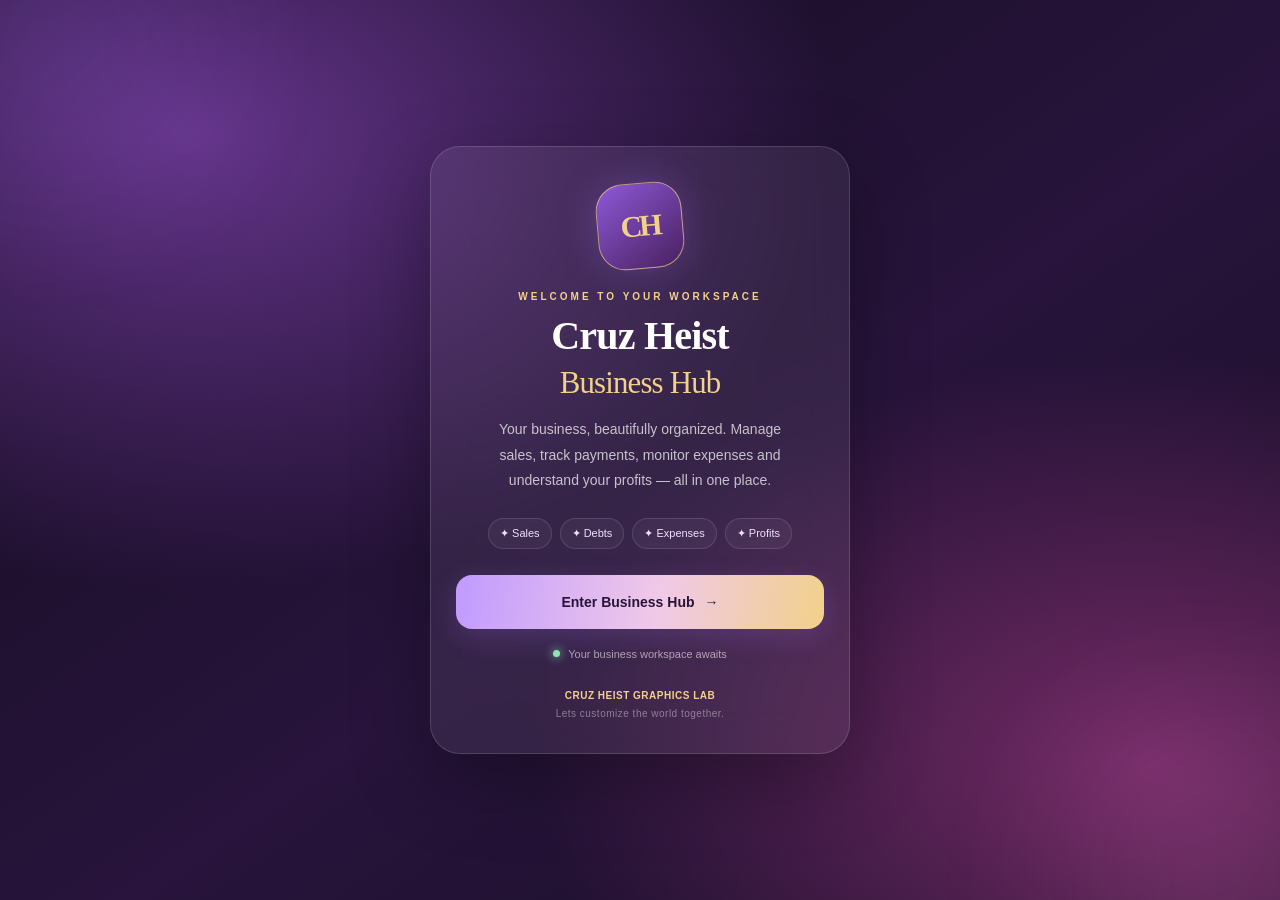
<file: index.html>
<!DOCTYPE html>
<html lang="en">
<head>
  <meta charset="UTF-8">
  <meta name="viewport" content="width=device-width, initial-scale=1.0">
  <meta name="theme-color" content="#1c102b">
  <title>Cruz Heist Business Hub</title>

  <style>
    :root {
      --purple: #a879ff;
      --gold: #f2d18a;
      --pink: #f08acb;
      --dark: #160d23;
      --glass: rgba(255, 255, 255, 0.07);
    }

    * {
      box-sizing: border-box;
      margin: 0;
      padding: 0;
    }

    body {
      min-height: 100vh;
      min-height: 100dvh;
      overflow: hidden;
      display: flex;
      align-items: center;
      justify-content: center;
      padding: 22px;
      color: #fff;
      font-family: "Segoe UI", Arial, sans-serif;
      background:
        radial-gradient(ellipse at 15% 15%, #65358b 0%, transparent 42%),
        radial-gradient(ellipse at 90% 85%, #752c68 0%, transparent 38%),
        linear-gradient(145deg, #120b1d, #28143c 55%, #160d23);
    }

    .glow {
      position: fixed;
      width: 230px;
      height: 230px;
      border-radius: 50%;
      background: var(--purple);
      filter: blur(100px);
      opacity: 0.19;
      pointer-events: none;
    }

    .glow.one {
      top: -80px;
      left: -70px;
    }

    .glow.two {
      bottom: -90px;
      right: -60px;
      background: var(--pink);
    }

    .welcome {
      position: relative;
      width: 100%;
      max-width: 420px;
      padding: 36px 25px 30px;
      text-align: center;
      border: 1px solid rgba(255,255,255,.14);
      border-radius: 30px;
      background: var(--glass);
      backdrop-filter: blur(22px);
      -webkit-backdrop-filter: blur(22px);
      box-shadow: 0 25px 80px rgba(0,0,0,.3);
      animation: rise .8s ease both;
    }

    .logo {
      width: 86px;
      height: 86px;
      margin: 0 auto 22px;
      display: grid;
      place-items: center;
      border-radius: 27px;
      border: 1px solid rgba(242,209,138,.65);
      background: linear-gradient(145deg, #8d59d8, #49205e);
      color: var(--gold);
      font-family: Georgia, serif;
      font-size: 30px;
      font-weight: bold;
      letter-spacing: -3px;
      box-shadow: 0 0 38px rgba(168,121,255,.25);
      transform: rotate(-5deg);
    }

    .eyebrow {
      color: var(--gold);
      font-size: 10px;
      font-weight: 800;
      letter-spacing: 3px;
      text-transform: uppercase;
      margin-bottom: 12px;
    }

    h1 {
      font-family: Georgia, "Times New Roman", serif;
      font-size: clamp(30px, 8vw, 40px);
      line-height: 1.12;
      letter-spacing: -.8px;
    }

    h1 span {
      display: block;
      margin-top: 7px;
      color: var(--gold);
      font-size: .77em;
      font-weight: normal;
    }

    .description {
      max-width: 290px;
      margin: 17px auto 25px;
      color: rgba(255,255,255,.72);
      font-size: 14px;
      line-height: 1.8;
    }

    .features {
      display: flex;
      justify-content: center;
      flex-wrap: wrap;
      gap: 8px;
      margin-bottom: 26px;
    }

    .feature {
      padding: 8px 11px;
      border-radius: 30px;
      border: 1px solid rgba(255,255,255,.12);
      background: rgba(255,255,255,.045);
      color: #eee3ff;
      font-size: 11px;
    }

    .enter {
      display: flex;
      width: 100%;
      min-height: 54px;
      align-items: center;
      justify-content: center;
      gap: 10px;
      border: 0;
      border-radius: 16px;
      background: linear-gradient(100deg, #c09aff, #f0c9e8 55%, #f2d18a);
      color: #271438;
      font-size: 14px;
      font-weight: 800;
      text-decoration: none;
      cursor: pointer;
      box-shadow: 0 8px 28px rgba(168,121,255,.19);
      transition: transform .2s, filter .2s;
    }

    .enter:hover {
      transform: translateY(-2px);
      filter: brightness(1.07);
    }

    .enter:active {
      transform: scale(.98);
    }

    .status {
      display: flex;
      align-items: center;
      justify-content: center;
      gap: 8px;
      margin-top: 19px;
      color: rgba(255,255,255,.58);
      font-size: 11px;
    }

    .dot {
      width: 7px;
      height: 7px;
      border-radius: 50%;
      background: #8ee6b2;
      box-shadow: 0 0 10px #8ee6b2;
      animation: pulse 1.5s infinite;
    }

    .footer {
      margin-top: 27px;
      color: rgba(255,255,255,.42);
      font-size: 10px;
      letter-spacing: .5px;
      line-height: 1.8;
    }

    .footer strong {
      color: var(--gold);
      font-weight: 600;
    }

    @keyframes rise {
      from { opacity: 0; transform: translateY(18px); }
      to { opacity: 1; transform: translateY(0); }
    }

    @keyframes pulse {
      50% { opacity: .4; box-shadow: 0 0 3px #8ee6b2; }
    }

    @media (max-width: 380px) {
      .welcome { padding: 28px 18px 24px; }
      .logo { width: 74px; height: 74px; font-size: 26px; }
      .description { font-size: 13px; }
    }

    @media (prefers-reduced-motion: reduce) {
      *, *::before, *::after {
        animation-duration: .01ms !important;
        transition-duration: .01ms !important;
      }
    }
  </style>
</head>

<body>
  <div class="glow one"></div>
  <div class="glow two"></div>

  <main class="welcome">
    <div class="logo" aria-label="Cruz Heist monogram">CH</div>

    <p class="eyebrow">Welcome to your workspace</p>

    <h1>
      Cruz Heist
      <span>Business Hub</span>
    </h1>

    <p class="description">
      Your business, beautifully organized.
      Manage sales, track payments, monitor expenses
      and understand your profits — all in one place.
    </p>

    <div class="features">
      <span class="feature">✦ Sales</span>
      <span class="feature">✦ Debts</span>
      <span class="feature">✦ Expenses</span>
      <span class="feature">✦ Profits</span>
    </div>

    <a class="enter" id="enterButton" href="html/login.html">
      Enter Business Hub <span aria-hidden="true">→</span>
    </a>

    <div class="status">
      <span class="dot"></span>
      Your business workspace awaits
    </div>

    <div class="footer">
      <strong>CRUZ HEIST GRAPHICS LAB</strong><br>
      Lets customize the world together.
    </div>
  </main>

  <script>
    // Keep this page self-contained.
    // The link below points to your existing login page.
    const enterButton = document.getElementById("enterButton");

    enterButton.addEventListener("click", function (event) {
      // Use the existing relative path so GitHub Pages
      // also works when the site is published as a project.
      event.preventDefault();
      window.location.href = new URL(
        "html/login.html",
        window.location.href
      ).href;
    });
  </script>
</body>
</html>
</file>
